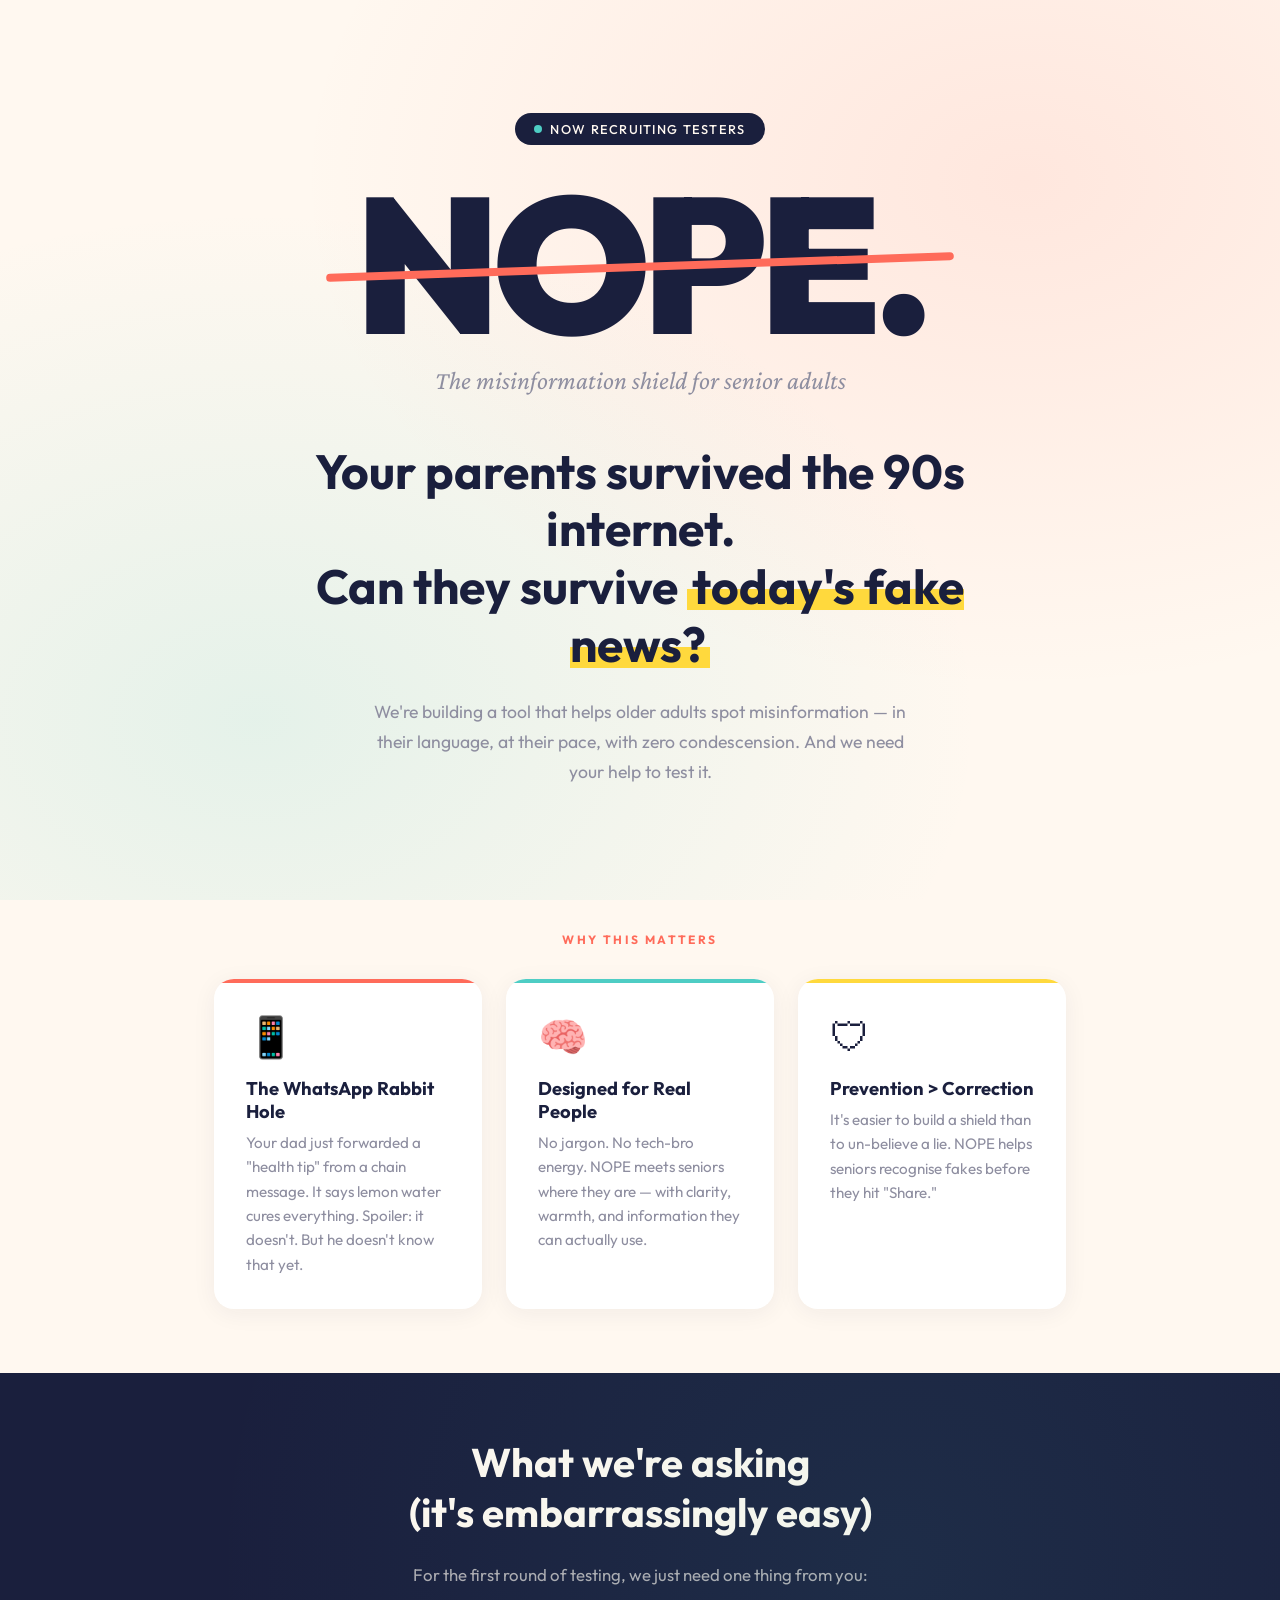
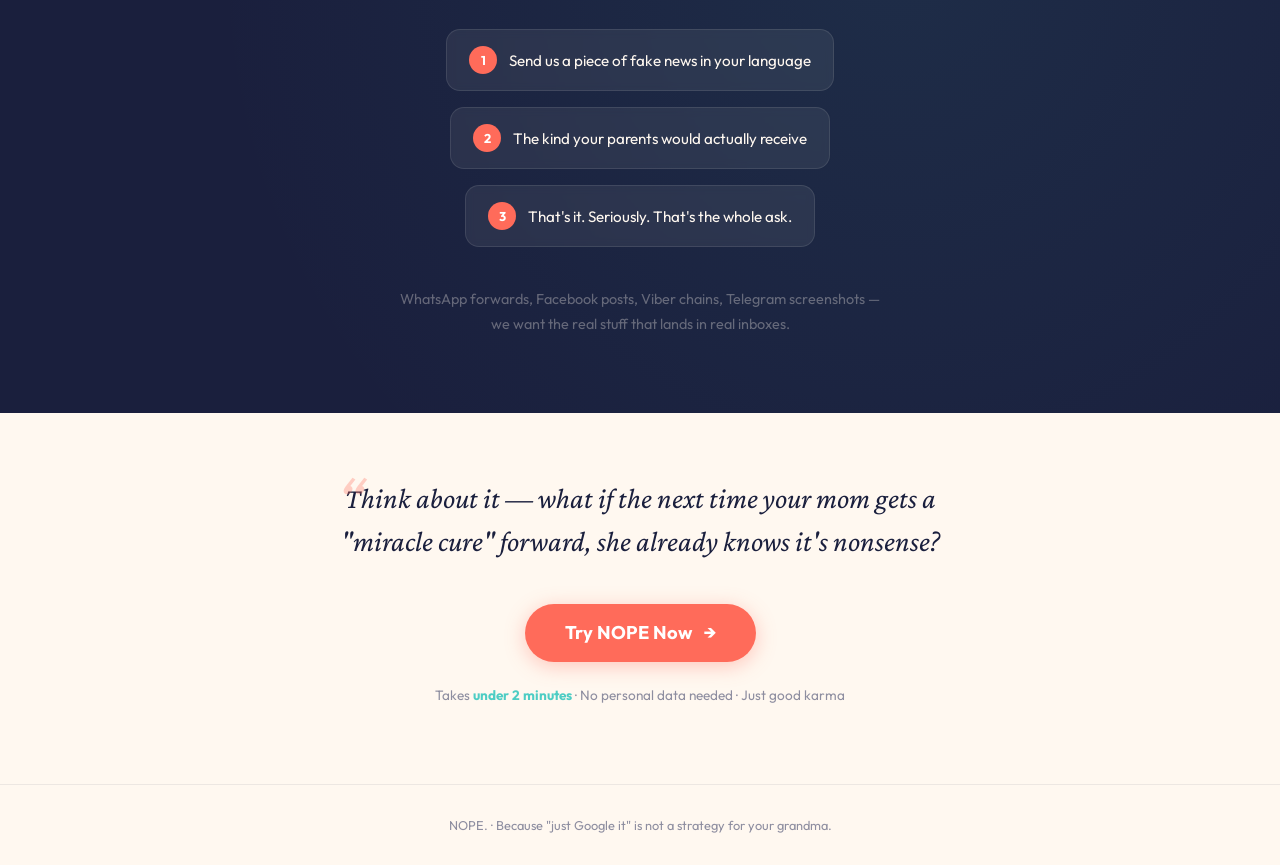
<file: static/index.html>
<!DOCTYPE html>
<html lang="en">
<head>
<meta charset="UTF-8">
<meta name="viewport" content="width=device-width, initial-scale=1.0">
<title>NOPE — The Misinformation Shield</title>
<link rel="icon" href="/static/assets/favicon.ico">
<link href="https://fonts.googleapis.com/css2?family=Outfit:wght@300;500;700;900&family=Crimson+Pro:ital,wght@0,400;1,400&display=swap" rel="stylesheet">
<style>
  :root {
    --coral: #FF6B5A;
    --navy: #1A1F3D;
    --cream: #FFF8F0;
    --mint: #4ECDC4;
    --gold: #FFD93D;
    --soft-gray: #8E8EA0;
  }

  * { margin: 0; padding: 0; box-sizing: border-box; }

  body {
    font-family: 'Outfit', sans-serif;
    background: var(--cream);
    color: var(--navy);
    overflow-x: hidden;
  }

  .hero {
    min-height: 100vh;
    display: flex;
    flex-direction: column;
    align-items: center;
    justify-content: center;
    text-align: center;
    padding: 3rem 1.5rem;
    position: relative;
    background:
      radial-gradient(ellipse at 20% 80%, rgba(78, 205, 196, 0.15) 0%, transparent 50%),
      radial-gradient(ellipse at 80% 20%, rgba(255, 107, 90, 0.12) 0%, transparent 50%),
      var(--cream);
  }

  .badge {
    display: inline-flex;
    align-items: center;
    gap: 0.5rem;
    background: var(--navy);
    color: var(--cream);
    padding: 0.5rem 1.2rem;
    border-radius: 100px;
    font-size: 0.8rem;
    font-weight: 500;
    letter-spacing: 0.1em;
    text-transform: uppercase;
    animation: fadeDown 0.8s ease-out;
    margin-bottom: 2rem;
  }

  .badge .dot {
    width: 8px;
    height: 8px;
    background: var(--mint);
    border-radius: 50%;
    animation: pulse 2s ease-in-out infinite;
  }

  .logo {
    font-size: clamp(5rem, 15vw, 12rem);
    font-weight: 900;
    line-height: 0.9;
    letter-spacing: -0.04em;
    animation: fadeUp 0.8s ease-out 0.2s both;
    position: relative;
  }

  .logo span {
    position: relative;
    display: inline-block;
  }

  .logo .strike {
    position: absolute;
    top: 50%;
    left: -5%;
    width: 110%;
    height: 8px;
    background: var(--coral);
    border-radius: 4px;
    transform: rotate(-2deg);
    animation: strikeIn 0.5s ease-out 1s both;
  }

  .tagline {
    font-family: 'Crimson Pro', serif;
    font-style: italic;
    font-size: clamp(1.1rem, 2.5vw, 1.6rem);
    color: var(--soft-gray);
    margin-top: 1rem;
    animation: fadeUp 0.8s ease-out 0.4s both;
  }

  .headline {
    font-size: clamp(1.8rem, 4vw, 3rem);
    font-weight: 700;
    line-height: 1.2;
    max-width: 700px;
    margin-top: 3rem;
    animation: fadeUp 0.8s ease-out 0.6s both;
  }

  .headline .highlight {
    background: linear-gradient(120deg, var(--gold) 0%, var(--gold) 100%);
    background-size: 100% 35%;
    background-position: 0 85%;
    background-repeat: no-repeat;
    padding: 0 0.1em;
  }

  .subtext {
    font-size: 1.1rem;
    color: var(--soft-gray);
    max-width: 540px;
    line-height: 1.7;
    margin-top: 1.5rem;
    animation: fadeUp 0.8s ease-out 0.8s both;
  }

  .cards-section {
    padding: 2rem 1.5rem 4rem;
    max-width: 900px;
    margin: 0 auto;
  }

  .section-label {
    text-align: center;
    font-size: 0.75rem;
    font-weight: 700;
    letter-spacing: 0.2em;
    text-transform: uppercase;
    color: var(--coral);
    margin-bottom: 2rem;
  }

  .cards {
    display: grid;
    grid-template-columns: repeat(auto-fit, minmax(250px, 1fr));
    gap: 1.5rem;
  }

  .card {
    background: white;
    border-radius: 20px;
    padding: 2rem;
    position: relative;
    overflow: hidden;
    box-shadow: 0 4px 24px rgba(26, 31, 61, 0.06);
    transition: transform 0.3s ease, box-shadow 0.3s ease;
    animation: fadeUp 0.8s ease-out both;
  }

  .card:nth-child(1) { animation-delay: 0.3s; }
  .card:nth-child(2) { animation-delay: 0.5s; }
  .card:nth-child(3) { animation-delay: 0.7s; }

  .card:hover {
    transform: translateY(-4px);
    box-shadow: 0 8px 32px rgba(26, 31, 61, 0.12);
  }

  .card-emoji {
    font-size: 2.5rem;
    margin-bottom: 1rem;
  }

  .card h3 {
    font-size: 1.15rem;
    font-weight: 700;
    margin-bottom: 0.5rem;
  }

  .card p {
    font-size: 0.95rem;
    color: var(--soft-gray);
    line-height: 1.6;
  }

  .card::after {
    content: '';
    position: absolute;
    top: 0;
    left: 0;
    width: 100%;
    height: 4px;
  }

  .card:nth-child(1)::after { background: var(--coral); }
  .card:nth-child(2)::after { background: var(--mint); }
  .card:nth-child(3)::after { background: var(--gold); }

  .ask-section {
    background: var(--navy);
    color: var(--cream);
    padding: 4rem 1.5rem;
    text-align: center;
    position: relative;
    overflow: hidden;
  }

  .ask-section::before {
    content: '';
    position: absolute;
    top: -50%;
    left: -50%;
    width: 200%;
    height: 200%;
    background: radial-gradient(circle at 60% 40%, rgba(78, 205, 196, 0.08) 0%, transparent 40%);
    pointer-events: none;
  }

  .ask-section h2 {
    font-size: clamp(1.8rem, 4vw, 2.5rem);
    font-weight: 700;
    max-width: 600px;
    margin: 0 auto 1.5rem;
    line-height: 1.25;
  }

  .ask-section p {
    font-size: 1.05rem;
    color: rgba(255, 248, 240, 0.65);
    max-width: 500px;
    margin: 0 auto 0.8rem;
    line-height: 1.7;
  }

  .step-list {
    display: flex;
    flex-wrap: wrap;
    justify-content: center;
    gap: 1rem;
    margin: 2.5rem auto;
    max-width: 700px;
  }

  .step {
    display: flex;
    align-items: center;
    gap: 0.75rem;
    background: rgba(255, 248, 240, 0.07);
    border: 1px solid rgba(255, 248, 240, 0.1);
    border-radius: 14px;
    padding: 1rem 1.4rem;
    font-size: 0.95rem;
    backdrop-filter: blur(4px);
  }

  .step-num {
    width: 28px;
    height: 28px;
    border-radius: 50%;
    background: var(--coral);
    color: white;
    display: flex;
    align-items: center;
    justify-content: center;
    font-size: 0.8rem;
    font-weight: 700;
    flex-shrink: 0;
  }

  .cta-area {
    background: var(--cream);
    padding: 4rem 1.5rem 5rem;
    text-align: center;
  }

  .thought-bubble {
    font-family: 'Crimson Pro', serif;
    font-style: italic;
    font-size: clamp(1.3rem, 3vw, 1.8rem);
    color: var(--navy);
    max-width: 600px;
    margin: 0 auto 2.5rem;
    line-height: 1.5;
    position: relative;
  }

  .thought-bubble::before {
    content: '\201C';
    font-size: 4rem;
    color: var(--coral);
    position: absolute;
    top: -1.5rem;
    left: -0.5rem;
    opacity: 0.3;
    font-family: 'Outfit', sans-serif;
  }

  .cta-btn {
    display: inline-flex;
    align-items: center;
    gap: 0.75rem;
    background: var(--coral);
    color: white;
    font-family: 'Outfit', sans-serif;
    font-size: 1.15rem;
    font-weight: 700;
    padding: 1.1rem 2.5rem;
    border-radius: 100px;
    border: none;
    cursor: pointer;
    text-decoration: none;
    transition: all 0.3s ease;
    box-shadow: 0 4px 20px rgba(255, 107, 90, 0.35);
  }

  .cta-btn:hover {
    transform: translateY(-2px) scale(1.02);
    box-shadow: 0 8px 30px rgba(255, 107, 90, 0.45);
  }

  .cta-btn .arrow {
    transition: transform 0.3s ease;
  }

  .cta-btn:hover .arrow {
    transform: translateX(4px);
  }

  .fine-print {
    margin-top: 1.5rem;
    font-size: 0.85rem;
    color: var(--soft-gray);
  }

  .fine-print strong {
    color: var(--mint);
    font-weight: 700;
  }

  footer {
    text-align: center;
    padding: 2rem 1.5rem;
    font-size: 0.8rem;
    color: var(--soft-gray);
    border-top: 1px solid rgba(26, 31, 61, 0.08);
  }

  @keyframes fadeUp {
    from { opacity: 0; transform: translateY(24px); }
    to { opacity: 1; transform: translateY(0); }
  }

  @keyframes fadeDown {
    from { opacity: 0; transform: translateY(-16px); }
    to { opacity: 1; transform: translateY(0); }
  }

  @keyframes strikeIn {
    from { width: 0; }
    to { width: 110%; }
  }

  @keyframes pulse {
    0%, 100% { opacity: 1; }
    50% { opacity: 0.4; }
  }

  @media (max-width: 600px) {
    .step-list { flex-direction: column; align-items: center; }
    .step { width: 100%; max-width: 320px; }
  }
</style>
</head>
<body>

<section class="hero">
  <div class="badge">
    <span class="dot"></span>
    Now recruiting testers
  </div>

  <div class="logo">
    <span>
      NOPE.
      <div class="strike"></div>
    </span>
  </div>

  <div class="tagline">The misinformation shield for senior adults</div>

  <h1 class="headline">
    Your parents survived the 90s internet.<br>
    Can they survive <span class="highlight">today's fake news?</span>
  </h1>

  <p class="subtext">
    We're building a tool that helps older adults spot misinformation &mdash; in their language, at their pace, with zero condescension. And we need your help to test it.
  </p>
</section>

<section class="cards-section">
  <div class="section-label">Why This Matters</div>
  <div class="cards">
    <div class="card">
      <div class="card-emoji">&#128241;</div>
      <h3>The WhatsApp Rabbit Hole</h3>
      <p>Your dad just forwarded a "health tip" from a chain message. It says lemon water cures everything. Spoiler: it doesn't. But he doesn't know that yet.</p>
    </div>
    <div class="card">
      <div class="card-emoji">&#129504;</div>
      <h3>Designed for Real People</h3>
      <p>No jargon. No tech-bro energy. NOPE meets seniors where they are &mdash; with clarity, warmth, and information they can actually use.</p>
    </div>
    <div class="card">
      <div class="card-emoji">&#128737;</div>
      <h3>Prevention &gt; Correction</h3>
      <p>It's easier to build a shield than to un-believe a lie. NOPE helps seniors recognise fakes before they hit "Share."</p>
    </div>
  </div>
</section>

<section class="ask-section">
  <h2>What we're asking<br>(it's embarrassingly easy)</h2>
  <p>For the first round of testing, we just need one thing from you:</p>

  <div class="step-list">
    <div class="step">
      <div class="step-num">1</div>
      <span>Send us a piece of fake news in your language</span>
    </div>
    <div class="step">
      <div class="step-num">2</div>
      <span>The kind your parents would actually receive</span>
    </div>
    <div class="step">
      <div class="step-num">3</div>
      <span>That's it. Seriously. That's the whole ask.</span>
    </div>
  </div>

  <p style="opacity: 0.5; font-size: 0.9rem; margin-top: 1rem;">
    WhatsApp forwards, Facebook posts, Viber chains, Telegram screenshots &mdash; we want the real stuff that lands in real inboxes.
  </p>
</section>

<section class="cta-area">
  <div class="thought-bubble">
    Think about it &mdash; what if the next time your mom gets a "miracle cure" forward, she already knows it's nonsense?
  </div>

  <a href="/static/chat.html" class="cta-btn">
    Try NOPE Now
    <span class="arrow">&rarr;</span>
  </a>

  <p class="fine-print">
    Takes <strong>under 2 minutes</strong> &middot; No personal data needed &middot; Just good karma
  </p>
</section>

<footer>
  NOPE. &middot; Because "just Google it" is not a strategy for your grandma.
</footer>

</body>
</html>
</file>
